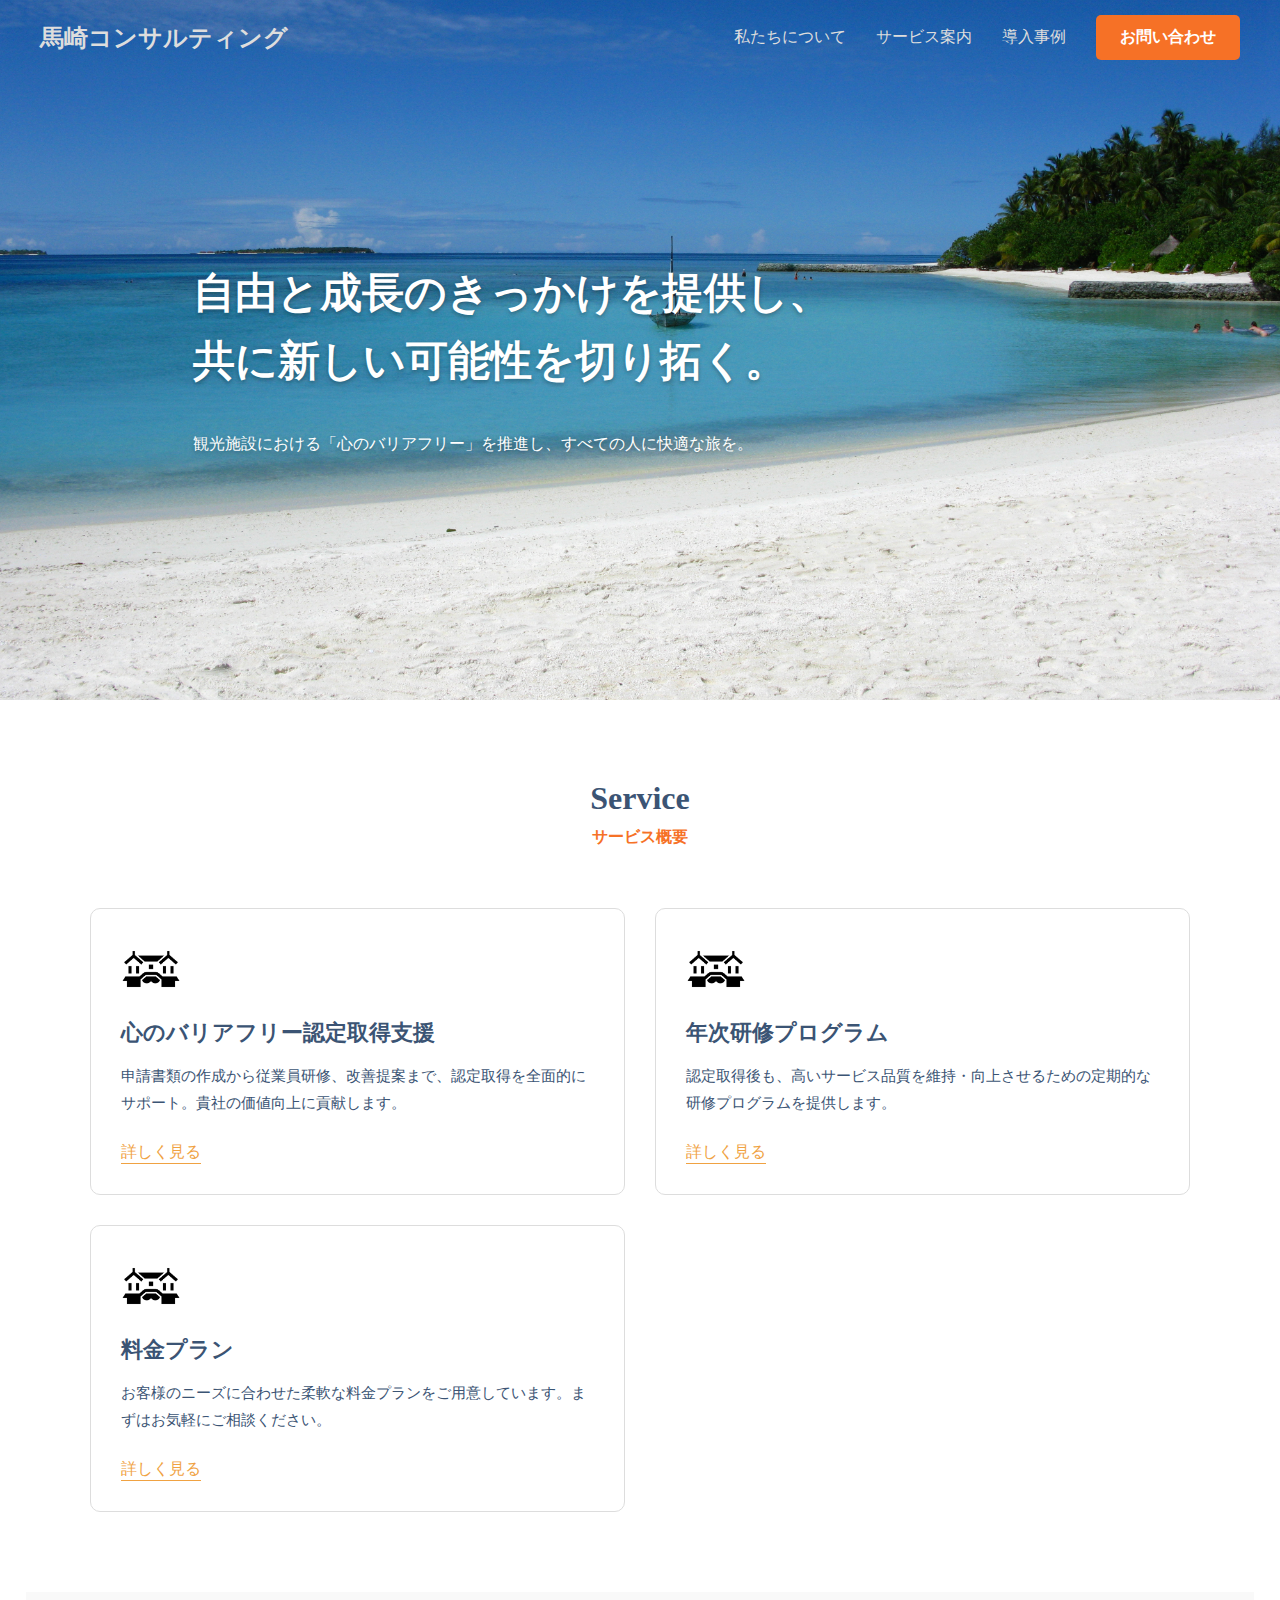
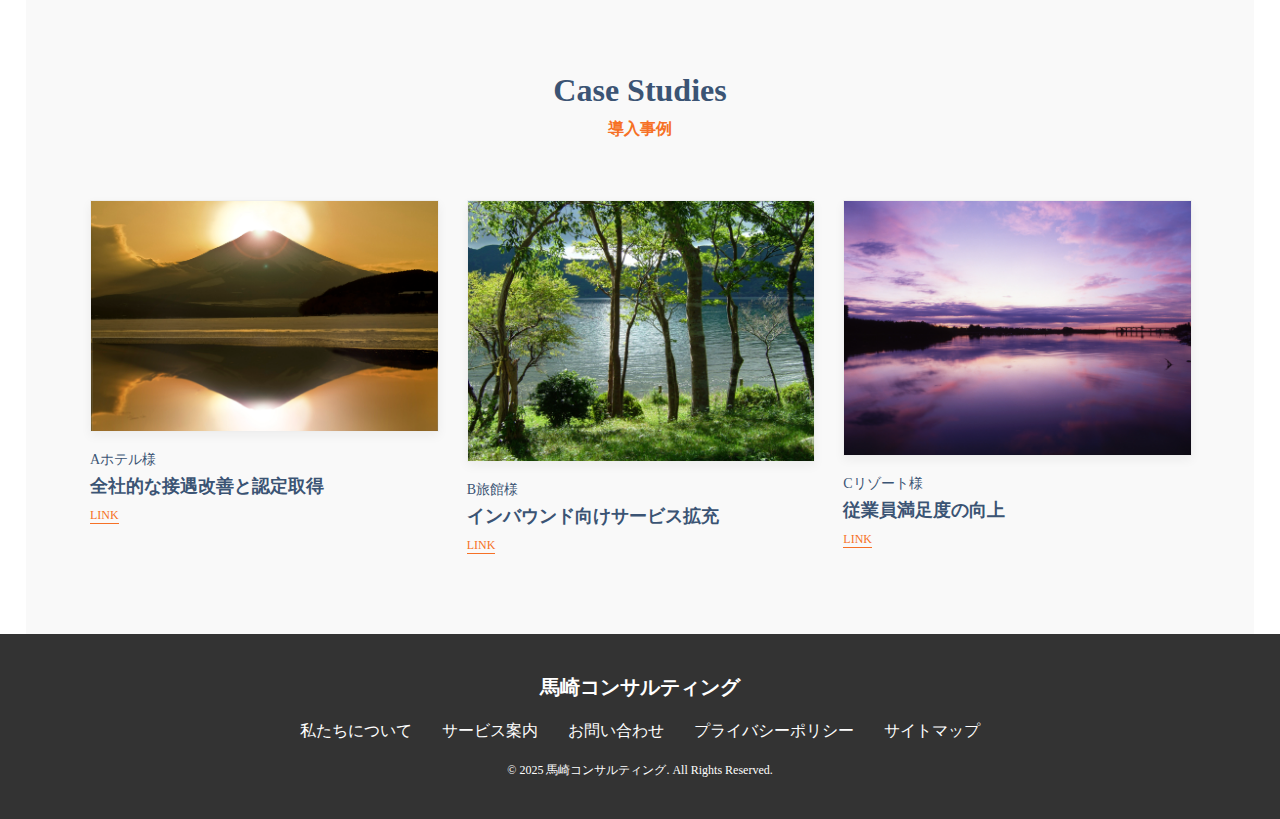
<file: index.html>
<!DOCTYPE html>
<html lang="ja">
<head>
    <meta charset="UTF-8">
    <meta name="viewport" content="width=device-width, initial-scale=1.0">
    <title>馬崎コンサルティング | トップページ</title>
    <link rel="stylesheet" href="css/style.css">
</head>
<body>

    <header>
        <div class="logo">
            <h1><a href="index.html">馬崎コンサルティング</a></h1>
        </div>
        <nav>
            <ul>
                <li><a href="about.html">私たちについて</a></li>
                <li><a href="services.html">サービス案内</a></li>
                <li><a href="#works">導入事例</a></li>
            </ul>
            <a href="contact.html" class="btn-contact">お問い合わせ</a>
        </nav>
    </header>

    <main>
        <section class="hero" style="background-image: url('imgs/image4.jpg');">
            <div class="hero-text">
                <h2>自由と成長のきっかけを提供し、<br>共に新しい可能性を切り拓く。</h2>
                <p>観光施設における「心のバリアフリー」を推進し、すべての人に快適な旅を。</p>
            </div>
            <!-- <a href="#" class="free-consultation">
                <p>初回相談無料</p>
                <span>お問い合わせ</span>
            </a> -->
        </section>

        <section id="service" class="section-container">
            <h2 class="section-title">Service</h2>
            <p class="section-subtitle">サービス概要</p>
            <div class="service-grid">
                <div class="service-item">
                    <img src="imgs/icon.png" alt="認定取得サポート" style="height: 60px; width: auto;">
                    <h3>心のバリアフリー認定取得支援</h3>
                    <p>申請書類の作成から従業員研修、改善提案まで、認定取得を全面的にサポート。貴社の価値向上に貢献します。</p>
                    <a href="services.html" class="work-item-link" style="color: #f0a242; border-bottom: 1px solid #f0a242; display: inline-block; margin-top: 10px;">詳しく見る</a>
                </div>
                <div class="service-item">
                    <img src="imgs/icon.png" alt="年次研修プログラム" style="height: 60px; width: auto;">
                    <h3>年次研修プログラム</h3>
                    <p>認定取得後も、高いサービス品質を維持・向上させるための定期的な研修プログラムを提供します。</p>
                     <a href="services.html" class="work-item-link" style="color: #f0a242; border-bottom: 1px solid #f0a242; display: inline-block; margin-top: 10px;">詳しく見る</a>
                </div>
                <div class="service-item">
                    <img src="imgs/icon.png" alt="料金プラン" style="height: 60px; width: auto;">
                    <h3>料金プラン</h3>
                    <p>お客様のニーズに合わせた柔軟な料金プランをご用意しています。まずはお気軽にご相談ください。</p>
                     <a href="services.html#pricing" class="work-item-link" style="color: #f0a242; border-bottom: 1px solid #f0a242; display: inline-block; margin-top: 10px;">詳しく見る</a>
                </div>
            </div>
        </section>

        <section id="works" class="section-container" style="background-color: #f9f9f9;">
            <h2 class="section-title">Case Studies</h2>
            <p class="section-subtitle">導入事例</p>
            <div class="works-grid">
                <div class="work-item">
                    <img src="imgs/image1.jpg" alt="導入事例1">
                    <p>Aホテル様</p>
                    <h4>全社的な接遇改善と認定取得</h4>
                    <a href="#">LINK</a>
                </div>
                <div class="work-item">
                    <img src="imgs/image2.jpg" alt="導入事例2">
                    <p>B旅館様</p>
                    <h4>インバウンド向けサービス拡充</h4>
                    <a href="#">LINK</a>
                </div>
                <div class="work-item">
                    <img src="imgs/image3.jpg" alt="導入事例3">
                    <p>Cリゾート様</p>
                    <h4>従業員満足度の向上</h4>
                    <a href="#">LINK</a>
                </div>
            </div>
        </section>

    </main>

    <footer style="background-color: #333; color: white; padding: 40px 5%; text-align: center;">
        <div class="logo">
            <h1 style="font-size: 20px; margin: 0 0 20px 0;"><a href="index.html">馬崎コンサルティング</a></h1>
        </div>
        <nav>
            <ul style="display: flex; justify-content: center; list-style: none; padding: 0; margin: 0 0 20px 0;">
                <li style="margin: 0 15px;"><a href="about.html">私たちについて</a></li>
                <li style="margin: 0 15px;"><a href="services.html">サービス案内</a></li>
                <li style="margin: 0 15px;"><a href="contact.html">お問い合わせ</a></li>
                <li style="margin: 0 15px;"><a href="privacy.html">プライバシーポリシー</a></li>
                <li style="margin: 0 15px;"><a href="sitemap_page.html">サイトマップ</a></li>
            </ul>
        </nav>
        <p style="font-size: 12px; margin: 0;">&copy; 2025 馬崎コンサルティング. All Rights Reserved.</p>
    </footer>

</body>
</html>
</file>
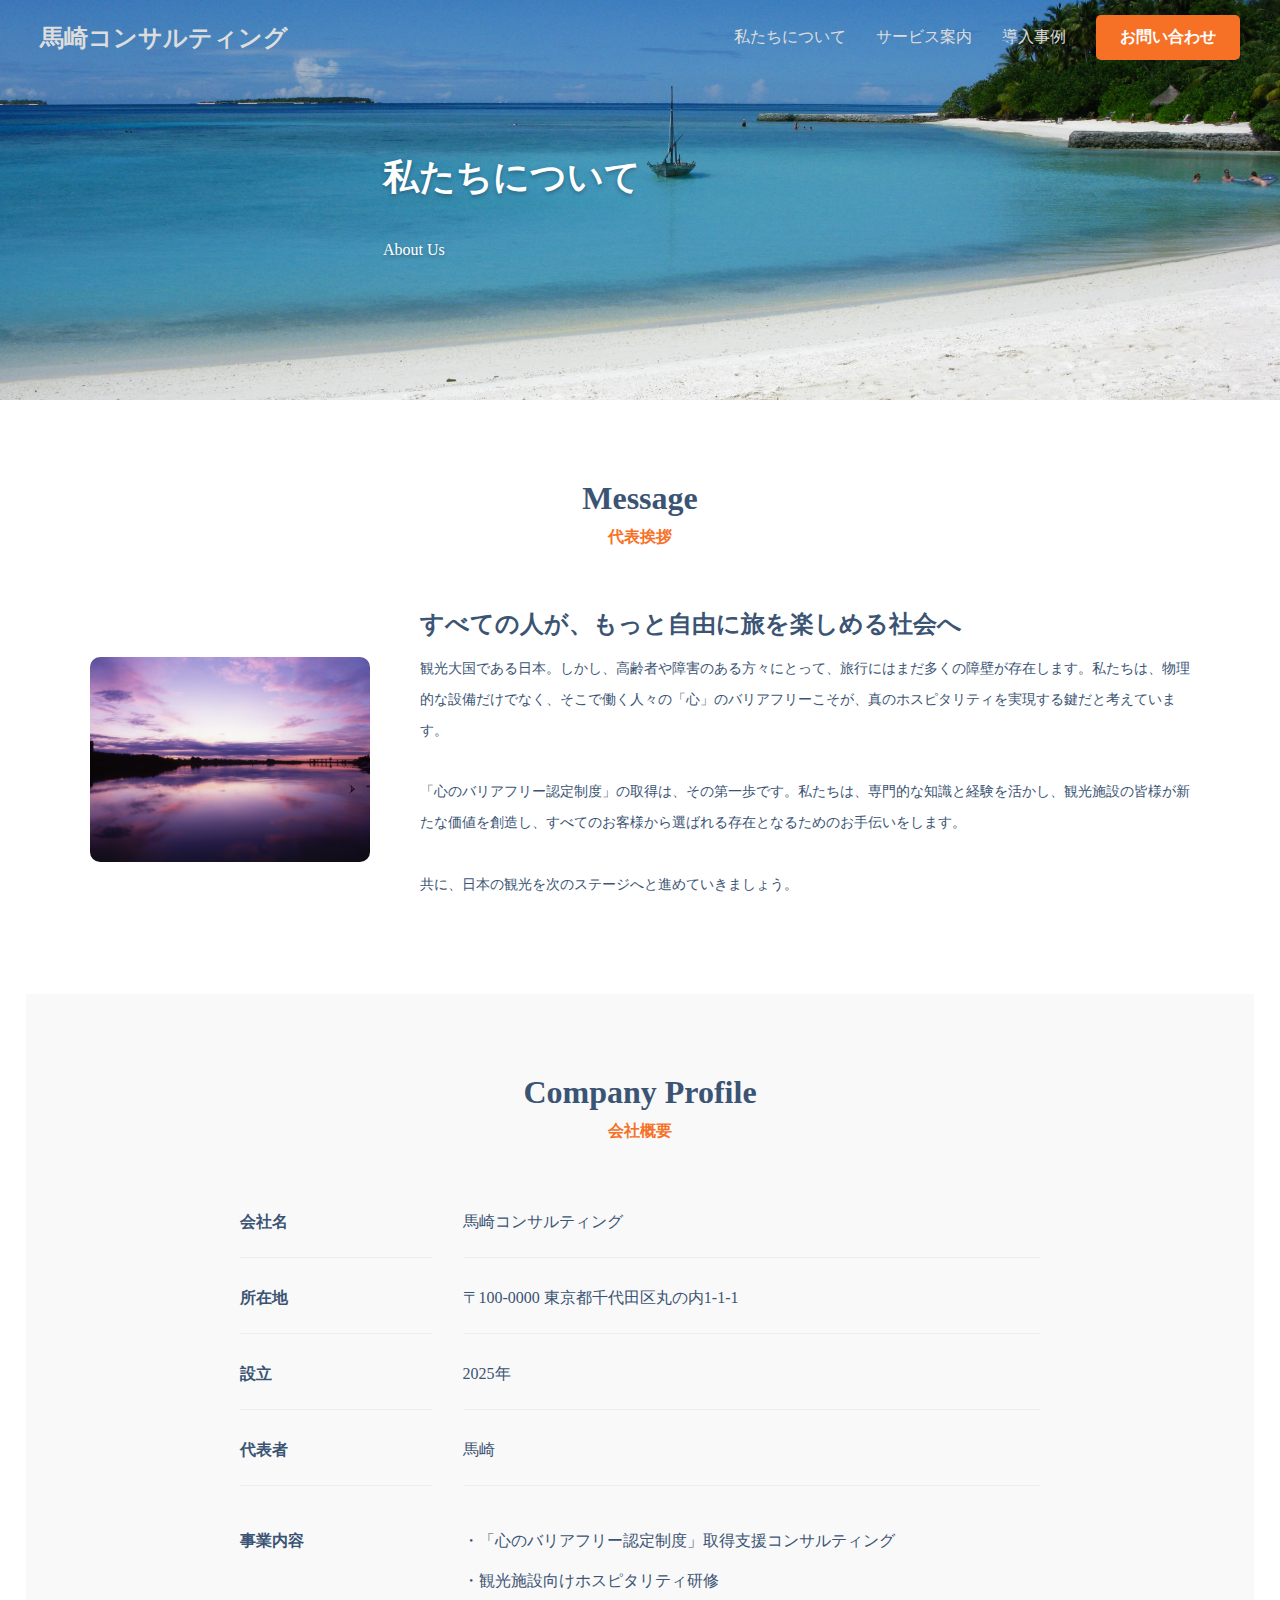
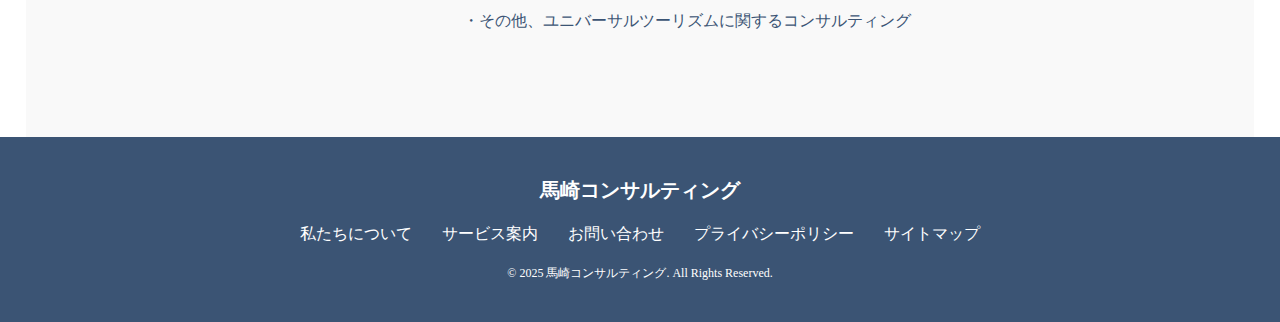
<file: about.html>
<!DOCTYPE html>
<html lang="ja">
<head>
    <meta charset="UTF-8">
    <meta name="viewport" content="width=device-width, initial-scale=1.0">
    <title>私たちについて | 馬崎コンサルティング</title>
    <link rel="stylesheet" href="css/style.css">
</head>
<body>

    <header>
        <div class="logo">
            <h1><a href="index.html">馬崎コンサルティング</a></h1>
        </div>
        <nav>
            <ul>
                <li><a href="about.html">私たちについて</a></li>
                <li><a href="services.html">サービス案内</a></li>
                <li><a href="#">導入事例</a></li>
            </ul>
            <a href="contact.html" class="btn-contact">お問い合わせ</a>
        </nav>
    </header>

    <main>
        <section class="hero" style="background-image: url('imgs/image4.jpg'); height: 400px;">
            <div class="hero-text">
                <h2 style="font-size: 36px;">私たちについて</h2>
                <p>About Us</p>
            </div>
        </section>

        <section id="message" class="section-container">
            <h2 class="section-title">Message</h2>
            <p class="section-subtitle">代表挨拶</p>
            <div class="about-content">
                <div class="about-image">
                    <img src="imgs/image3.jpg" alt="代表">
                </div>
                <div class="about-text">
                    <h3>すべての人が、もっと自由に旅を楽しめる社会へ</h3>
                    <p class="profile-description" style="line-height: 2.2;">
                        観光大国である日本。しかし、高齢者や障害のある方々にとって、旅行にはまだ多くの障壁が存在します。私たちは、物理的な設備だけでなく、そこで働く人々の「心」のバリアフリーこそが、真のホスピタリティを実現する鍵だと考えています。<br><br>
                        「心のバリアフリー認定制度」の取得は、その第一歩です。私たちは、専門的な知識と経験を活かし、観光施設の皆様が新たな価値を創造し、すべてのお客様から選ばれる存在となるためのお手伝いをします。<br><br>
                        共に、日本の観光を次のステージへと進めていきましょう。
                    </p>
                </div>
            </div>
        </section>

        <section id="company-profile" class="section-container" style="background-color: #f9f9f9;">
            <h2 class="section-title">Company Profile</h2>
            <p class="section-subtitle">会社概要</p>
            <div style="max-width: 800px; margin: 0 auto; text-align: left; line-height: 2.5;">
                <dl style="display: grid; grid-template-columns: 1fr 3fr; gap: 20px 30px;">
                    <dt style="font-weight: bold; border-bottom: 1px solid #eee; padding-bottom: 15px;">会社名</dt>
                    <dd style="margin: 0; border-bottom: 1px solid #eee; padding-bottom: 15px;">馬崎コンサルティング</dd>
                    <dt style="font-weight: bold; border-bottom: 1px solid #eee; padding-bottom: 15px;">所在地</dt>
                    <dd style="margin: 0; border-bottom: 1px solid #eee; padding-bottom: 15px;">〒100-0000 東京都千代田区丸の内1-1-1</dd>
                    <dt style="font-weight: bold; border-bottom: 1px solid #eee; padding-bottom: 15px;">設立</dt>
                    <dd style="margin: 0; border-bottom: 1px solid #eee; padding-bottom: 15px;">2025年</dd>
                    <dt style="font-weight: bold; border-bottom: 1px solid #eee; padding-bottom: 15px;">代表者</dt>
                    <dd style="margin: 0; border-bottom: 1px solid #eee; padding-bottom: 15px;">馬崎</dd>
                    <dt style="font-weight: bold; padding-top: 15px;">事業内容</dt>
                    <dd style="margin: 0; padding-top: 15px;">
                        ・「心のバリアフリー認定制度」取得支援コンサルティング<br>
                        ・観光施設向けホスピタリティ研修<br>
                        ・その他、ユニバーサルツーリズムに関するコンサルティング
                    </dd>
                </dl>
            </div>
        </section>

    </main>

    <footer>
        <div class="logo">
            <h1><a href="index.html">馬崎コンサルティング</a></h1>
        </div>
        <nav>
            <ul>
                <li><a href="about.html">私たちについて</a></li>
                <li><a href="services.html">サービス案内</a></li>
                <li><a href="contact.html">お問い合わせ</a></li>
                <li><a href="privacy.html">プライバシーポリシー</a></li>
                <li><a href="sitemap_page.html">サイトマップ</a></li>
            </ul>
        </nav>
        <p class="copyright">&copy; 2025 馬崎コンサルティング. All Rights Reserved.</p>
    </footer>

</body>
</html>
</file>
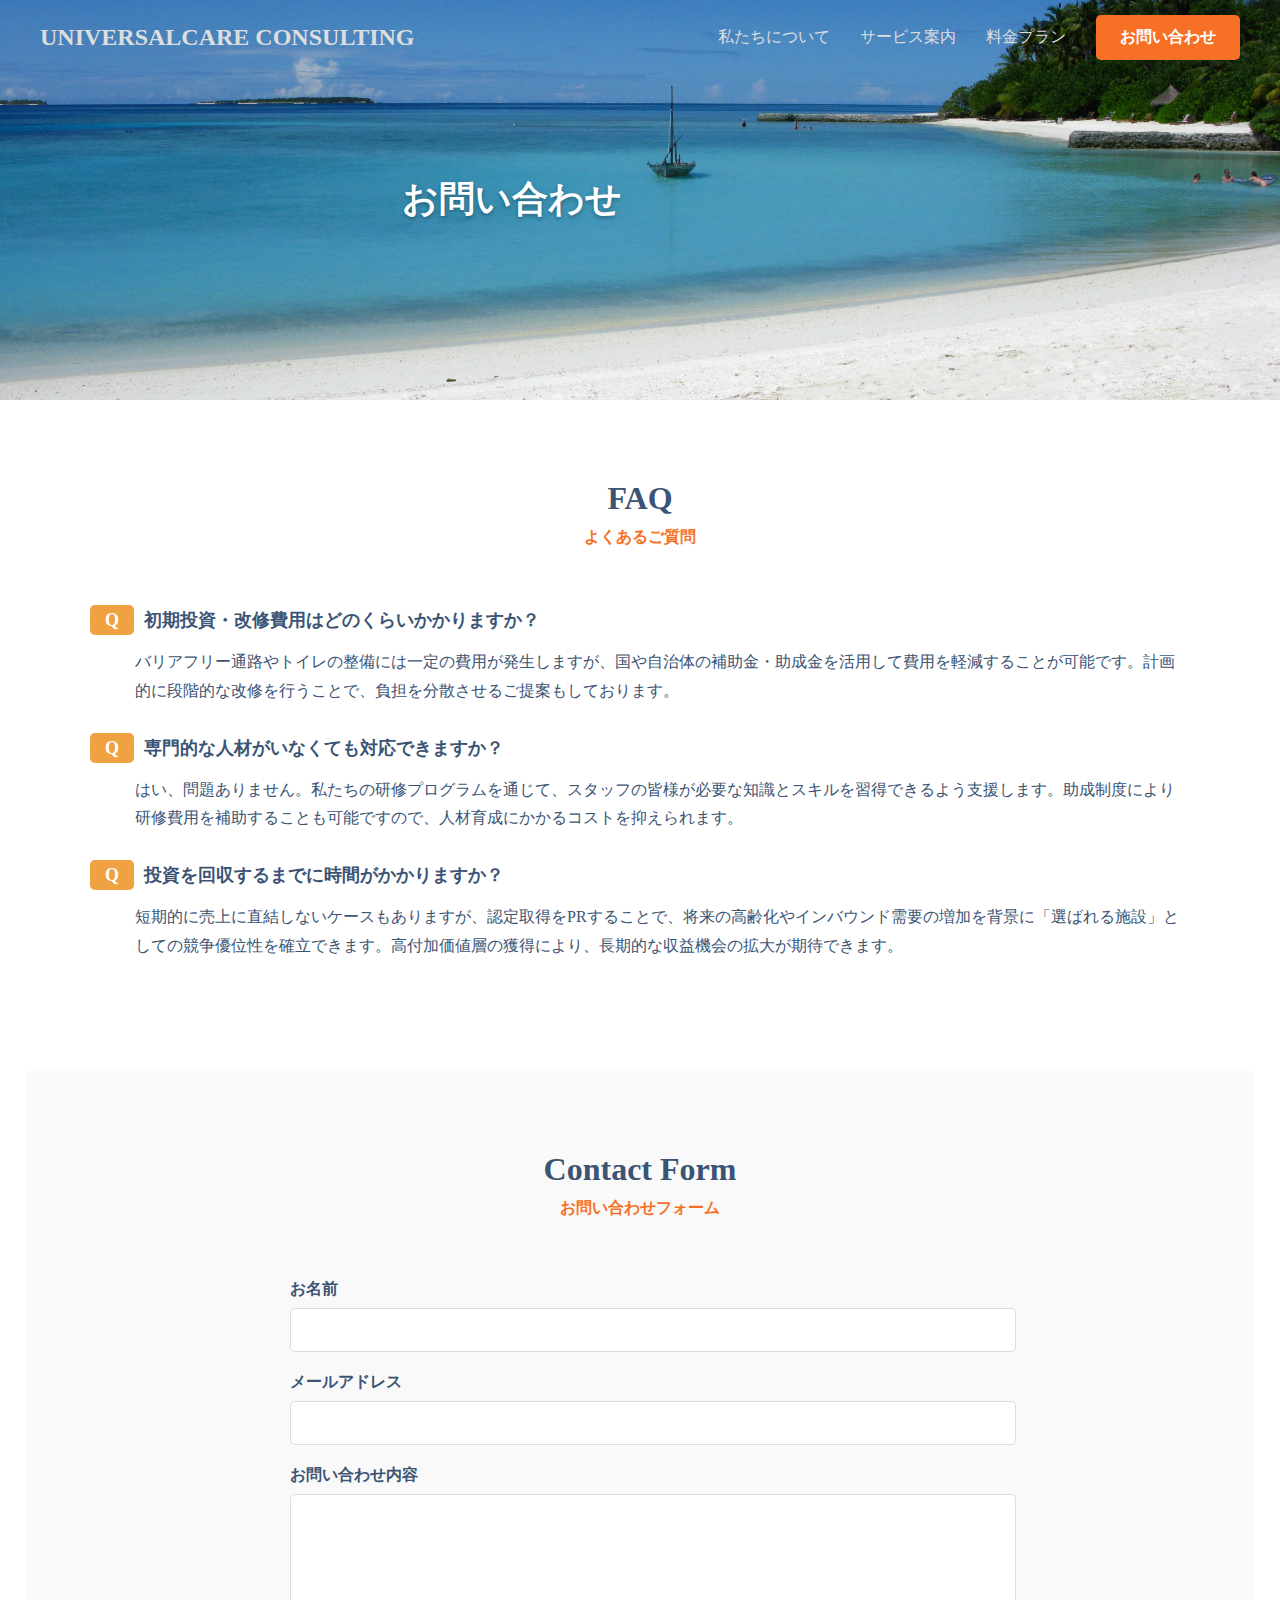
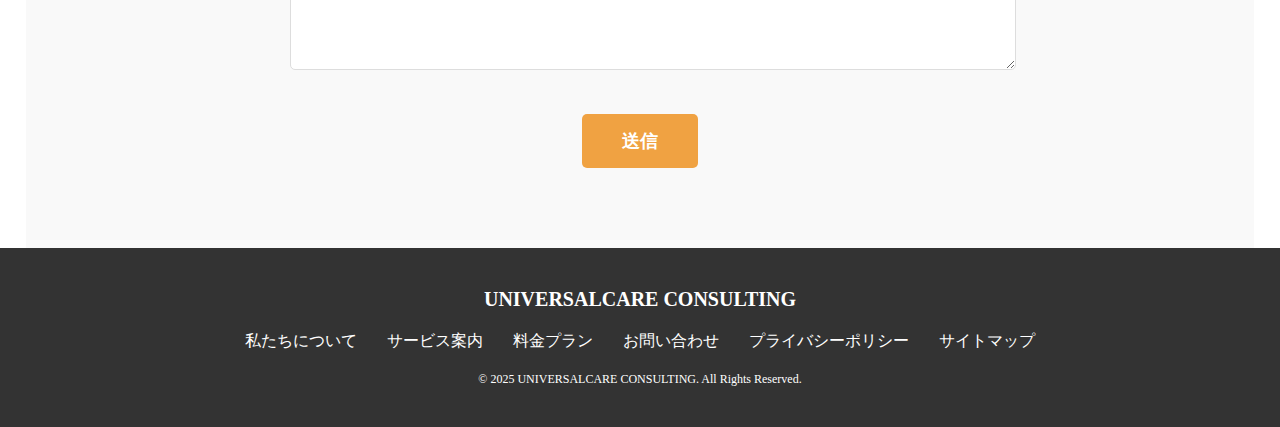
<file: contact.html>
<!DOCTYPE html>
<html lang="ja">
<head>
    <meta charset="UTF-8">
    <meta name="viewport" content="width=device-width, initial-scale=1.0">
    <title>UNIVERSALCARE CONSULTING | お問い合わせ</title>
    <link rel="stylesheet" href="css/style.css">
    <style>
        .faq-item {
            margin-bottom: 30px;
        }
        .faq-q {
            font-weight: bold;
            font-size: 18px;
            margin-bottom: 10px;
        }
        .faq-q span {
            background-color: #f0a242;
            color: white;
            padding: 5px 15px;
            border-radius: 5px;
            margin-right: 10px;
        }
        .faq-a {
            padding-left: 45px;
            line-height: 1.8;
        }

        .form-group {
            margin-bottom: 20px;
        }
        .form-group label {
            display: block;
            font-weight: bold;
            margin-bottom: 8px;
        }
        .form-group input, .form-group textarea {
            width: 100%;
            padding: 12px;
            border: 1px solid #ddd;
            border-radius: 5px;
            font-size: 16px;
        }
        .form-group textarea {
            height: 150px;
        }
        .submit-btn {
            background-color: #f0a242;
            color: white;
            padding: 15px 40px;
            border-radius: 5px;
            font-weight: bold;
            border: none;
            cursor: pointer;
            font-size: 18px;
            display: block;
            margin: 40px auto 0;
        }
    </style>
</head>
<body>

    <header>
        <div class="logo">
            <h1><a href="index.html">UNIVERSALCARE CONSULTING</a></h1>
        </div>
        <nav>
            <ul>
                <li><a href="about.html">私たちについて</a></li>
                <li><a href="services.html">サービス案内</a></li>
                <li><a href="price.html">料金プラン</a></li>
            </ul>
            <a href="contact.html" class="btn-contact">お問い合わせ</a>
        </nav>
    </header>

    <main>
        <section class="hero" style="background-image: url('imgs/image4.jpg'); height: 400px;">
            <div class="hero-text">
                <h2 style="font-size: 36px;">お問い合わせ</h2>
            </div>
        </section>

        <section id="faq" class="section-container">
            <h2 class="section-title">FAQ</h2>
            <p class="section-subtitle">よくあるご質問</p>
            <div class="faq-item">
                <p class="faq-q"><span>Q</span>初期投資・改修費用はどのくらいかかりますか？</p>
                <p class="faq-a">バリアフリー通路やトイレの整備には一定の費用が発生しますが、国や自治体の補助金・助成金を活用して費用を軽減することが可能です。計画的に段階的な改修を行うことで、負担を分散させるご提案もしております。</p>
            </div>
            <div class="faq-item">
                <p class="faq-q"><span>Q</span>専門的な人材がいなくても対応できますか？</p>
                <p class="faq-a">はい、問題ありません。私たちの研修プログラムを通じて、スタッフの皆様が必要な知識とスキルを習得できるよう支援します。助成制度により研修費用を補助することも可能ですので、人材育成にかかるコストを抑えられます。</p>
            </div>
            <div class="faq-item">
                <p class="faq-q"><span>Q</span>投資を回収するまでに時間がかかりますか？</p>
                <p class="faq-a">短期的に売上に直結しないケースもありますが、認定取得をPRすることで、将来の高齢化やインバウンド需要の増加を背景に「選ばれる施設」としての競争優位性を確立できます。高付加価値層の獲得により、長期的な収益機会の拡大が期待できます。</p>
            </div>
        </section>

        <section id="contact-form" class="section-container" style="background-color: #f9f9f9;">
            <h2 class="section-title">Contact Form</h2>
            <p class="section-subtitle">お問い合わせフォーム</p>
            <form style="max-width: 700px; margin: 0 auto;">
                <div class="form-group">
                    <label for="name">お名前</label>
                    <input type="text" id="name" name="name">
                </div>
                <div class="form-group">
                    <label for="email">メールアドレス</label>
                    <input type="email" id="email" name="email">
                </div>
                <div class="form-group">
                    <label for="message">お問い合わせ内容</label>
                    <textarea id="message" name="message"></textarea>
                </div>
                <button type="submit" class="submit-btn">送信</button>
            </form>
        </section>

    </main>

    <footer style="background-color: #333; color: white; padding: 40px 5%; text-align: center;">
        <div class="logo">
            <h1 style="font-size: 20px; margin: 0 0 20px 0;"><a href="index.html">UNIVERSALCARE CONSULTING</a></h1>
        </div>
        <nav>
            <ul style="display: flex; justify-content: center; list-style: none; padding: 0; margin: 0 0 20px 0;">
                <li style="margin: 0 15px;"><a href="about.html">私たちについて</a></li>
                <li style="margin: 0 15px;"><a href="services.html">サービス案内</a></li>
                <li style="margin: 0 15px;"><a href="price.html">料金プラン</a></li>
                <li style="margin: 0 15px;"><a href="contact.html">お問い合わせ</a></li>
                <li style="margin: 0 15px;"><a href="privacy.html">プライバシーポリシー</a></li>
                <li style="margin: 0 15px;"><a href="sitemap_page.html">サイトマップ</a></li>
            </ul>
        </nav>
        <p style="font-size: 12px; margin: 0;">&copy; 2025 UNIVERSALCARE CONSULTING. All Rights Reserved.</p>
    </footer>

    <script>
        const contactForm = document.querySelector('#contact-form form');
        contactForm.addEventListener('submit', (e) => {
            e.preventDefault();

            const name = document.getElementById('name').value;
            const email = document.getElementById('email').value;
            const message = document.getElementById('message').value;

            // Discord WebhookのURL（あとで編集してください）
            const webhookURL = 'https://discord.com/api/webhooks/1436614607719497893/Ow1TOC04ghAvr5v02hBIMX8rPRA6wRJuKxU1OT7m7BVfvAFu6beMg5ZRBbaJoUSXJNkw';

            const payload = {
                embeds: [
                    {
                        title: '新しいお問い合わせがありました',
                        color: 0xf0a242, // 16進数のカラーコード
                        fields: [
                            {
                                name: '名前',
                                value: name,
                                inline: true
                            },
                            {
                                name: 'メールアドレス',
                                value: email,
                                inline: true
                            },
                            {
                                name: '内容',
                                value: message
                            }
                        ],
                        timestamp: new Date().toISOString()
                    }
                ]
            };

            fetch(webhookURL, {
                method: 'POST',
                headers: {
                    'Content-Type': 'application/json'
                },
                body: JSON.stringify(payload)
            })
            .then(response => {
                if (response.ok) {
                    alert('お問い合わせありがとうございます。メッセージが送信されました。');
                    contactForm.reset(); // フォームをリセット
                } else {
                    alert('メッセージの送信に失敗しました。もう一度お試しください。');
                }
            })
            .catch(error => {
                console.error('Error:', error);
                alert('メッセージの送信中にエラーが発生しました。');
            });
        });
    </script>

</body>
</html>
</file>
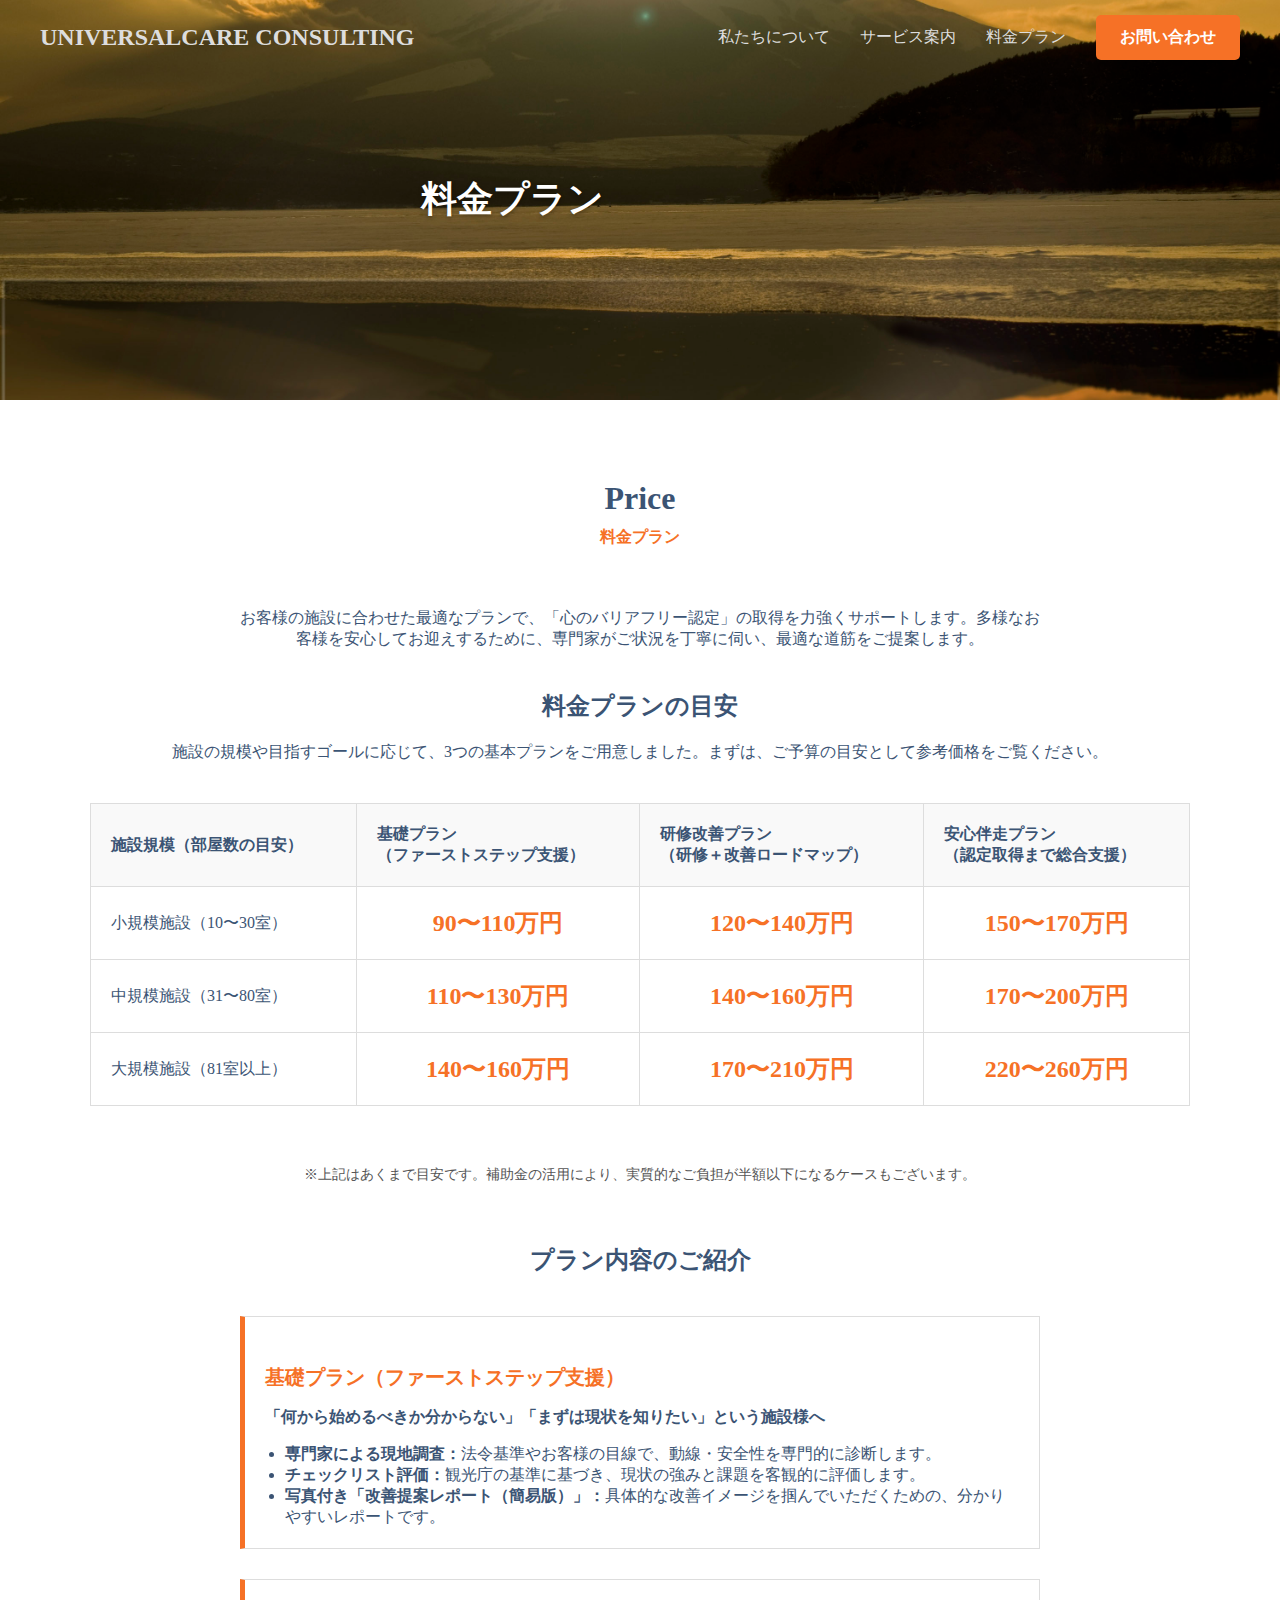
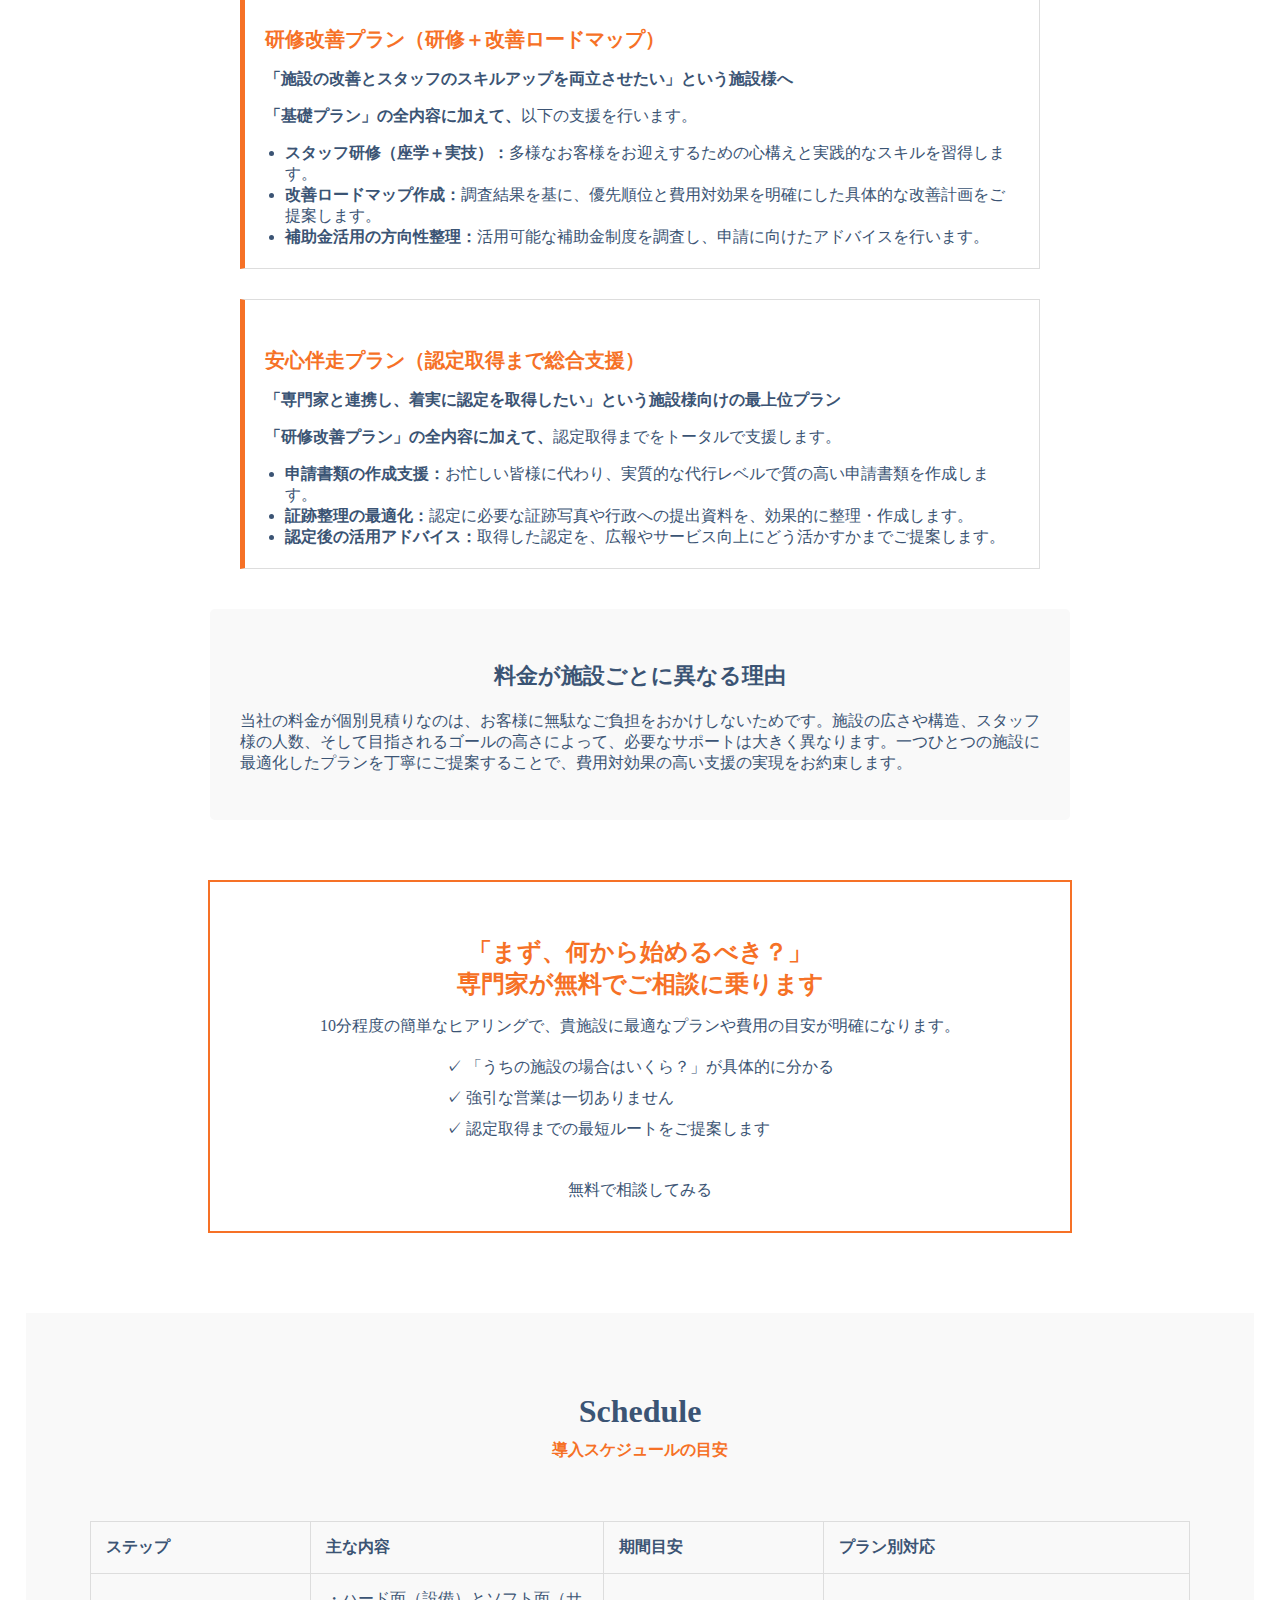
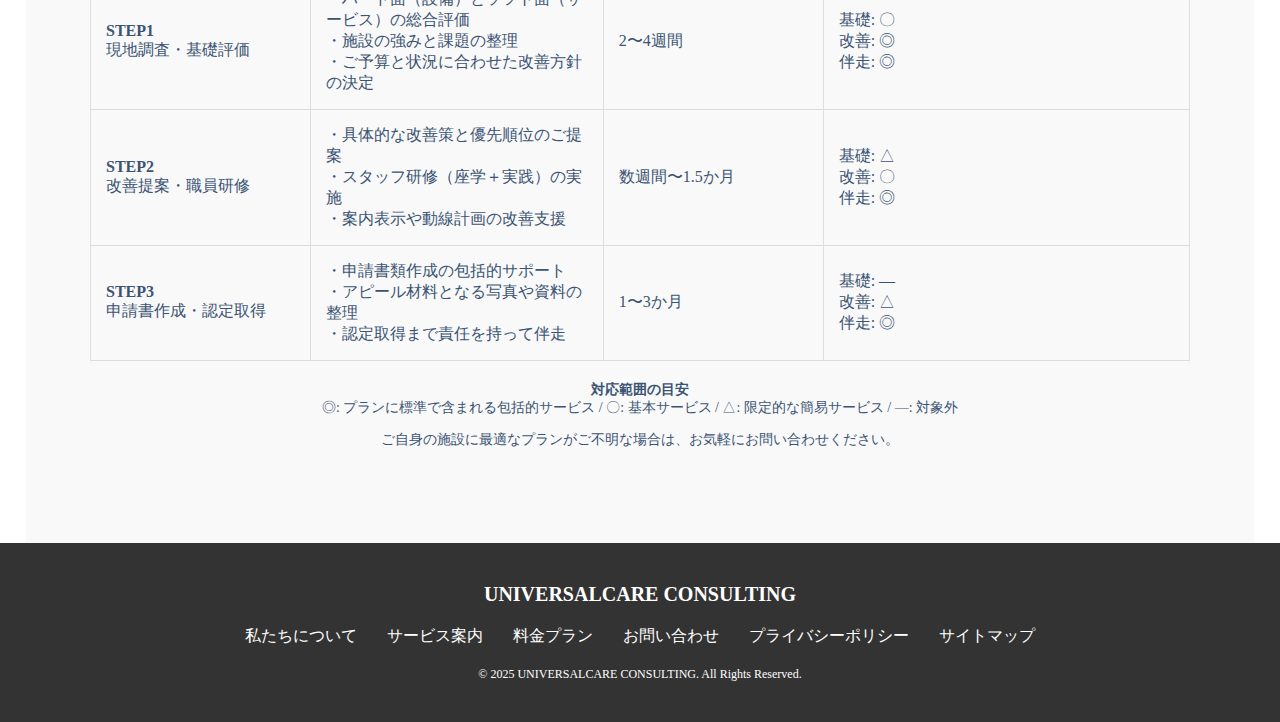
<file: price.html>
<!DOCTYPE html>
<html lang="ja">
<head>
    <meta charset="UTF-8">
    <meta name="viewport" content="width=device-width, initial-scale=1.0">
    <title>UNIVERSALCARE CONSULTING | 料金プラン</title>
    <link rel="stylesheet" href="css/style.css">
    <style>
        .price-table {
            width: 100%;
            border-collapse: collapse;
            margin-bottom: 60px;
        }
        .price-table th, .price-table td {
            border: 1px solid #ddd;
            padding: 20px;
            text-align: left;
        }
        .price-table th {
            background-color: #f9f9f9;
            font-weight: bold;
        }
        .price-table td.plan-name {
            font-weight: bold;
            font-size: 20px;
        }
        .price-table td.price {
            font-weight: bold;
            font-size: 24px;
            color: #F67126;
            text-align: center;
        }
        .price-table ul {
            margin: 0;
            padding-left: 20px;
        }

        .schedule-table {
            width: 100%;
            border-collapse: collapse;
        }
        .schedule-table th, .schedule-table td {
            border: 1px solid #ddd;
            padding: 15px;
            text-align: left;
        }
        .schedule-table th {
            width: 20%;
            background-color: #f9f9f9;
            font-weight: bold;
        }
    </style>
</head>
<body>

    <header>
        <div class="header-container">
            <div class="logo">
                <h1><a href="index.html">UNIVERSALCARE CONSULTING</a></h1>
            </div>
            <div class="header-nav-container" id="header-nav-container">
                <nav>
                    <ul>
                        <li><a href="about.html">私たちについて</a></li>
                        <li><a href="services.html">サービス案内</a></li>
                        <li><a href="price.html">料金プラン</a></li>
                    </ul>
                    <a href="contact.html" class="btn-contact">お問い合わせ</a>
                </nav>
            </div>
        </div>
        <button class="hamburger-btn" id="hamburger-btn">
            <span></span>
            <span></span>
            <span></span>
        </button>
    </header>

    <main>
        <section class="hero" style="background-image: url('imgs/image1.jpg'); height: 400px;">
            <div class="hero-text">
                <h2 style="font-size: 36px;">料金プラン</h2>
            </div>
        </section>

        <section id="pricing" class="section-container">
            <h2 class="section-title">Price</h2>
            <p class="section-subtitle">料金プラン</p>
            <p style="text-align: center; max-width: 800px; margin: 0 auto 40px auto;">お客様の施設に合わせた最適なプランで、「心のバリアフリー認定」の取得を力強くサポートします。多様なお客様を安心してお迎えするために、専門家がご状況を丁寧に伺い、最適な道筋をご提案します。</p>

            <h3 style="font-size: 24px; text-align: center; margin-bottom: 20px;">料金プランの目安</h3>
            <p style="text-align: center; margin-bottom: 40px;">施設の規模や目指すゴールに応じて、3つの基本プランをご用意しました。まずは、ご予算の目安として参考価格をご覧ください。</p>
            <table class="price-table">
                <thead>
                    <tr>
                        <th>施設規模（部屋数の目安）</th>
                        <th>基礎プラン<br>（ファーストステップ支援）</th>
                        <th>研修改善プラン<br>（研修＋改善ロードマップ）</th>
                        <th>安心伴走プラン<br>（認定取得まで総合支援）</th>
                    </tr>
                </thead>
                <tbody>
                    <tr>
                        <td data-label="施設規模">小規模施設（10〜30室）</td>
                        <td data-label="基礎プラン" class="price">90〜110万円</td>
                        <td data-label="研修改善プラン" class="price">120〜140万円</td>
                        <td data-label="安心伴走プラン" class="price">150〜170万円</td>
                    </tr>
                    <tr>
                        <td data-label="施設規模">中規模施設（31〜80室）</td>
                        <td data-label="基礎プラン" class="price">110〜130万円</td>
                        <td data-label="研修改善プラン" class="price">140〜160万円</td>
                        <td data-label="安心伴走プラン" class="price">170〜200万円</td>
                    </tr>
                    <tr>
                        <td data-label="施設規模">大規模施設（81室以上）</td>
                        <td data-label="基礎プラン" class="price">140〜160万円</td>
                        <td data-label="研修改善プラン" class="price">170〜210万円</td>
                        <td data-label="安心伴走プラン" class="price">220〜260万円</td>
                    </tr>
                </tbody>
            </table>
            <p style="text-align: center; font-size: 14px; color: #555; margin-bottom: 60px;">※上記はあくまで目安です。補助金の活用により、実質的なご負担が半額以下になるケースもございます。</p>

            <h3 style="font-size: 24px; text-align: center; margin-bottom: 40px;">プラン内容のご紹介</h3>
            <div style="max-width: 800px; margin: 0 auto 40px auto;">
                <div style="margin-bottom: 30px; padding: 20px; border: 1px solid #ddd; border-left: 5px solid #F67126;">
                    <h4 style="font-size: 20px; color: #F67126; margin-bottom: 10px;">基礎プラン（ファーストステップ支援）</h4>
                    <p style="font-weight: bold;">「何から始めるべきか分からない」「まずは現状を知りたい」という施設様へ</p>
                    <ul style="margin: 0; padding-left: 20px;">
                        <li><strong>専門家による現地調査：</strong>法令基準やお客様の目線で、動線・安全性を専門的に診断します。</li>
                        <li><strong>チェックリスト評価：</strong>観光庁の基準に基づき、現状の強みと課題を客観的に評価します。</li>
                        <li><strong>写真付き「改善提案レポート（簡易版）」：</strong>具体的な改善イメージを掴んでいただくための、分かりやすいレポートです。</li>
                    </ul>
                </div>
                <div style="margin-bottom: 30px; padding: 20px; border: 1px solid #ddd; border-left: 5px solid #F67126;">
                    <h4 style="font-size: 20px; color: #F67126; margin-bottom: 10px;">研修改善プラン（研修＋改善ロードマップ）</h4>
                    <p style="font-weight: bold;">「施設の改善とスタッフのスキルアップを両立させたい」という施設様へ</p>
                    <p><strong>「基礎プラン」の全内容に加えて、</strong>以下の支援を行います。</p>
                    <ul style="margin: 0; padding-left: 20px;">
                        <li><strong>スタッフ研修（座学＋実技）：</strong>多様なお客様をお迎えするための心構えと実践的なスキルを習得します。</li>
                        <li><strong>改善ロードマップ作成：</strong>調査結果を基に、優先順位と費用対効果を明確にした具体的な改善計画をご提案します。</li>
                        <li><strong>補助金活用の方向性整理：</strong>活用可能な補助金制度を調査し、申請に向けたアドバイスを行います。</li>
                    </ul>
                </div>
                <div style="margin-bottom: 30px; padding: 20px; border: 1px solid #ddd; border-left: 5px solid #F67126;">
                    <h4 style="font-size: 20px; color: #F67126; margin-bottom: 10px;">安心伴走プラン（認定取得まで総合支援）</h4>
                    <p style="font-weight: bold;">「専門家と連携し、着実に認定を取得したい」という施設様向けの最上位プラン</p>
                    <p><strong>「研修改善プラン」の全内容に加えて、</strong>認定取得までをトータルで支援します。</p>
                    <ul style="margin: 0; padding-left: 20px;">
                        <li><strong>申請書類の作成支援：</strong>お忙しい皆様に代わり、実質的な代行レベルで質の高い申請書類を作成します。</li>
                        <li><strong>証跡整理の最適化：</strong>認定に必要な証跡写真や行政への提出資料を、効果的に整理・作成します。</li>
                        <li><strong>認定後の活用アドバイス：</strong>取得した認定を、広報やサービス向上にどう活かすかまでご提案します。</li>
                    </ul>
                </div>
            </div>

            <div style="background-color: #f9f9f9; padding: 30px; max-width: 800px; margin: 0 auto 60px auto; border-radius: 5px;">
                <h3 style="font-size: 22px; text-align: center; margin-bottom: 20px;">料金が施設ごとに異なる理由</h3>
                <p>当社の料金が個別見積りなのは、お客様に無駄なご負担をおかけしないためです。施設の広さや構造、スタッフ様の人数、そして目指されるゴールの高さによって、必要なサポートは大きく異なります。一つひとつの施設に最適化したプランを丁寧にご提案することで、費用対効果の高い支援の実現をお約束します。</p>
            </div>

            <div style="background-color: #fff; border: 2px solid #F67126; padding: 30px; text-align: center; max-width: 800px; margin: 0 auto;">
                <h3 style="font-size: 24px; color: #F67126; margin-bottom: 15px;">「まず、何から始めるべき？」<br>専門家が無料でご相談に乗ります</h3>
                <p style="margin-bottom: 20px;">10分程度の簡単なヒアリングで、貴施設に最適なプランや費用の目安が明確になります。</p>
                <ul style="list-style: none; padding: 0; margin: 0 auto 20px auto; display: inline-block; text-align: left;">
                    <li style="margin-bottom: 10px;">✓ 「うちの施設の場合はいくら？」が具体的に分かる</li>
                    <li style="margin-bottom: 10px;">✓ 強引な営業は一切ありません</li>
                    <li style="margin-bottom: 10px;">✓ 認定取得までの最短ルートをご提案します</li>
                </ul>
                <br>
                <a href="contact.html" class="btn-contact" style="display: inline-block; text-decoration: none; margin-top: 10px;">無料で相談してみる</a>
            </div>
        </section>

        <section id="schedule" class="section-container" style="background-color: #f9f9f9;">
            <h2 class="section-title">Schedule</h2>
            <p class="section-subtitle">導入スケジュールの目安</p>
            <table class="schedule-table">
                <thead>
                    <tr>
                        <th style="width: 15%;">ステップ</th>
                        <th>主な内容</th>
                        <th style="width: 15%;">期間目安</th>
                        <th style="width: 25%;">プラン別対応</th>
                    </tr>
                </thead>
                <tbody>
                    <tr>
                        <td data-label="ステップ"><strong>STEP1</strong><br>現地調査・基礎評価</td>
                        <td data-label="主な内容">・ハード面（設備）とソフト面（サービス）の総合評価<br>・施設の強みと課題の整理<br>・ご予算と状況に合わせた改善方針の決定</td>
                        <td data-label="期間目安">2〜4週間</td>
                        <td data-label="プラン別対応">
                            基礎: 〇<br>
                            改善: ◎<br>
                            伴走: ◎
                        </td>
                    </tr>
                    <tr>
                        <td data-label="ステップ"><strong>STEP2</strong><br>改善提案・職員研修</td>
                        <td data-label="主な内容">・具体的な改善策と優先順位のご提案<br>・スタッフ研修（座学＋実践）の実施<br>・案内表示や動線計画の改善支援</td>
                        <td data-label="期間目安">数週間〜1.5か月</td>
                        <td data-label="プラン別対応">
                            基礎: △<br>
                            改善: 〇<br>
                            伴走: ◎
                        </td>
                    </tr>
                    <tr>
                        <td data-label="ステップ"><strong>STEP3</strong><br>申請書作成・認定取得</td>
                        <td data-label="主な内容">・申請書類作成の包括的サポート<br>・アピール材料となる写真や資料の整理<br>・認定取得まで責任を持って伴走</td>
                        <td data-label="期間目安">1〜3か月</td>
                        <td data-label="プラン別対応">
                            基礎: —<br>
                            改善: △<br>
                            伴走: ◎
                        </td>
                    </tr>
                </tbody>
            </table>
             <div style="margin-top: 20px; font-size: 14px; text-align: center; max-width: 90%; margin-left: auto; margin-right: auto;">
                <p><strong>対応範囲の目安</strong><br>◎: プランに標準で含まれる包括的サービス / 〇: 基本サービス / △: 限定的な簡易サービス / —: 対象外</p>
                <p>ご自身の施設に最適なプランがご不明な場合は、<a href="contact.html">お気軽にお問い合わせください。</a></p>
            </div>
        </section>

    </main>

    <footer style="background-color: #333; color: white; padding: 40px 5%; text-align: center;">
        <div class="logo">
            <h1 style="font-size: 20px; margin: 0 0 20px 0;"><a href="index.html">UNIVERSALCARE CONSULTING</a></h1>
        </div>
        <nav>
            <ul style="display: flex; justify-content: center; list-style: none; padding: 0; margin: 0 0 20px 0;">
                <li style="margin: 0 15px;"><a href="about.html">私たちについて</a></li>
                <li style="margin: 0 15px;"><a href="services.html">サービス案内</a></li>
                <li style="margin: 0 15px;"><a href="price.html">料金プラン</a></li>
                <li style="margin: 0 15px;"><a href="contact.html">お問い合わせ</a></li>
                <li style="margin: 0 15px;"><a href="privacy.html">プライバシーポリシー</a></li>
                <li style="margin: 0 15px;"><a href="sitemap_page.html">サイトマップ</a></li>
            </ul>
        </nav>
        <p style="font-size: 12px; margin: 0;">&copy; 2025 UNIVERSALCARE CONSULTING. All Rights Reserved.</p>
    </footer>

    <script src="js/main.js"></script>
</body>
</html>
</file>
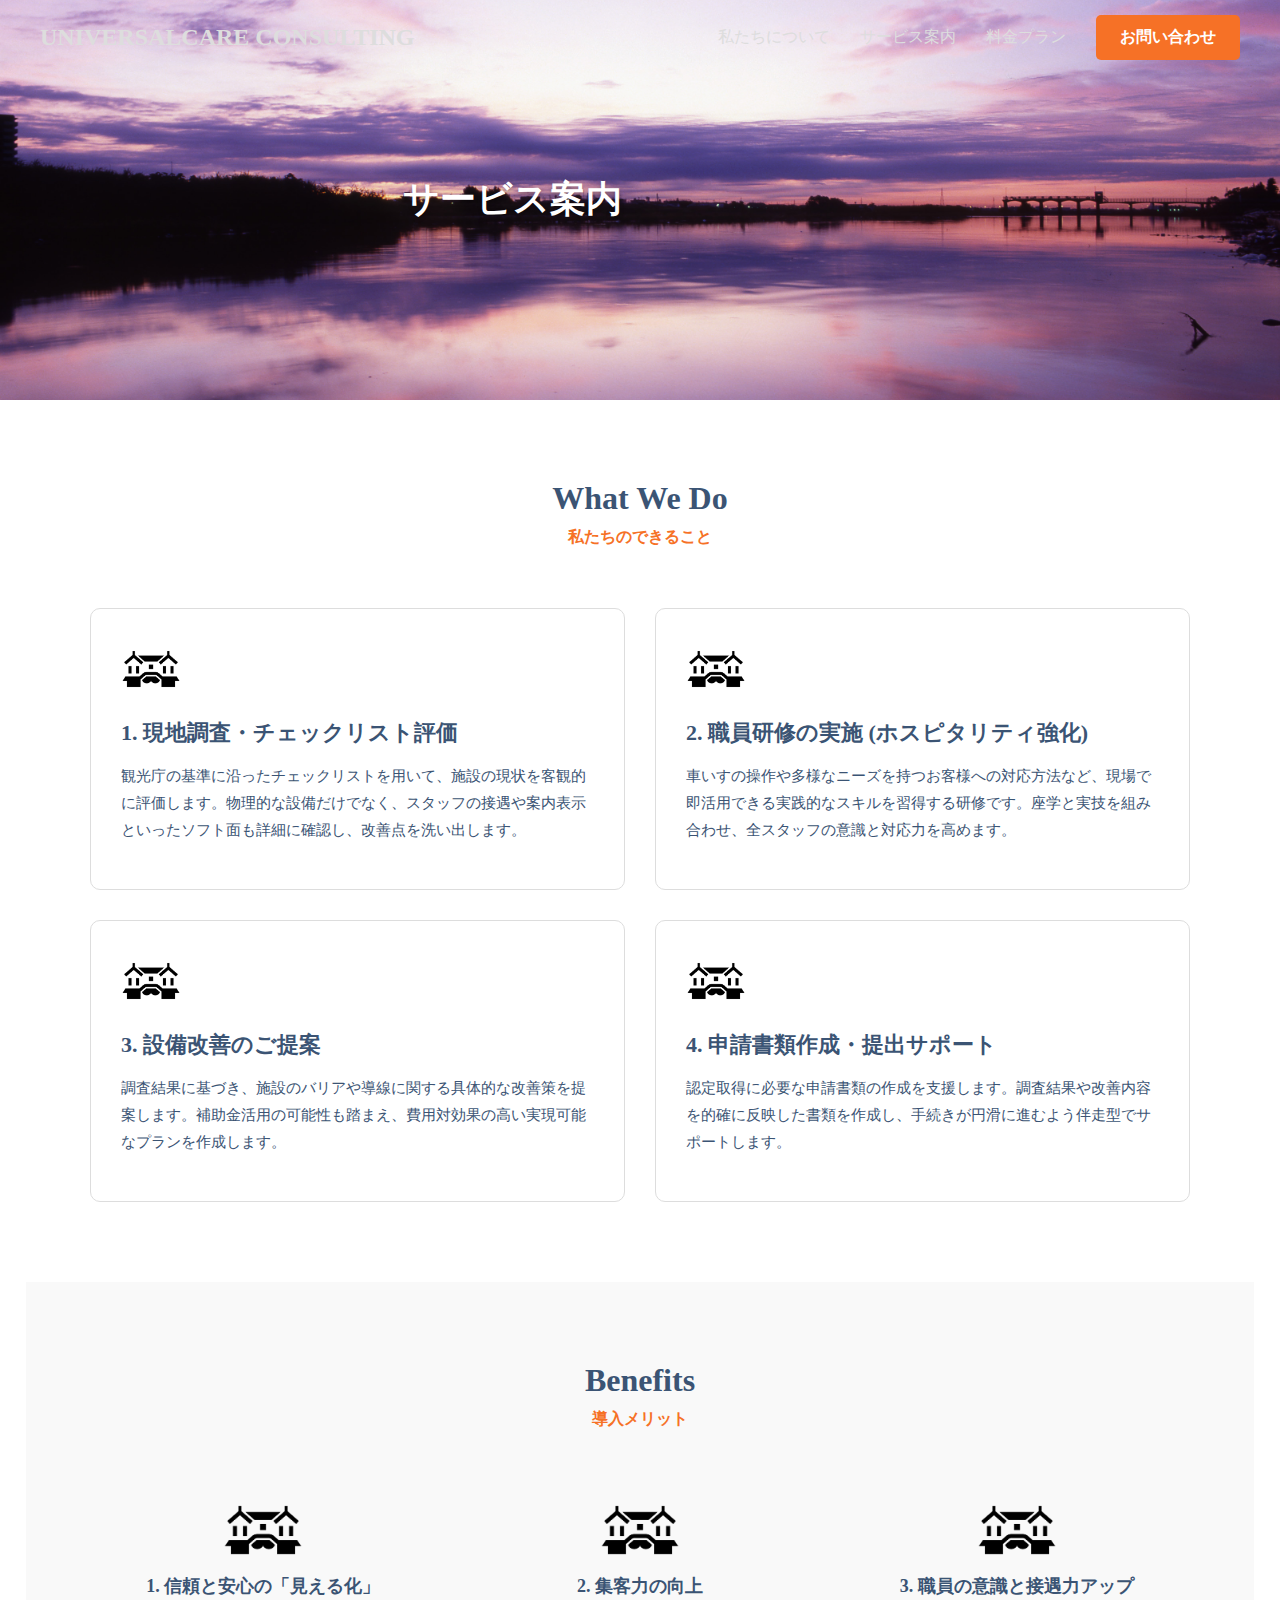
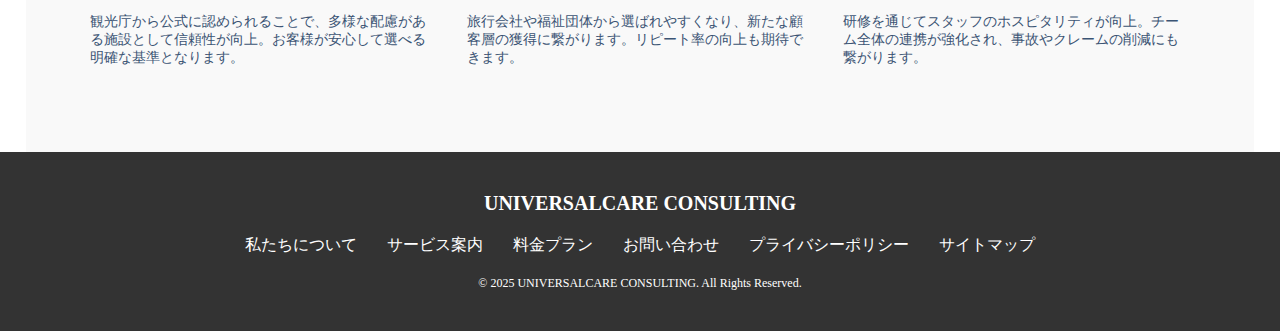
<file: services.html>
<!DOCTYPE html>
<html lang="ja">
<head>
    <meta charset="UTF-8">
    <meta name="viewport" content="width=device-width, initial-scale=1.0">
    <title>UNIVERSALCARE CONSULTING | サービス案内</title>
    <link rel="stylesheet" href="css/style.css">
</head>
<body>

    <header>
        <div class="header-container">
            <div class="logo">
                <h1><a href="index.html">UNIVERSALCARE CONSULTING</a></h1>
            </div>
            <div class="header-nav-container" id="header-nav-container">
                <nav>
                    <ul>
                        <li><a href="about.html">私たちについて</a></li>
                        <li><a href="services.html">サービス案内</a></li>
                        <li><a href="price.html">料金プラン</a></li>
                    </ul>
                    <a href="contact.html" class="btn-contact">お問い合わせ</a>
                </nav>
            </div>
        </div>
        <button class="hamburger-btn" id="hamburger-btn">
            <span></span>
            <span></span>
            <span></span>
        </button>
    </header>

    <main>
        <section class="hero" style="background-image: url('imgs/image3.jpg'); height: 400px;">
            <div class="hero-text">
                <h2 style="font-size: 36px;">サービス案内</h2>
            </div>
        </section>

        <section id="service-details" class="section-container">
            <h2 class="section-title">What We Do</h2>
            <p class="section-subtitle">私たちのできること</p>
            <div class="service-grid">
                <div class="service-item">
                    <img src="imgs/icon.png" alt="現地調査・チェックリスト評価">
                    <h3>1. 現地調査・チェックリスト評価</h3>
                    <p>観光庁の基準に沿ったチェックリストを用いて、施設の現状を客観的に評価します。物理的な設備だけでなく、スタッフの接遇や案内表示といったソフト面も詳細に確認し、改善点を洗い出します。</p>
                </div>
                <div class="service-item">
                    <img src="imgs/icon.png" alt="職員研修の実施">
                    <h3>2. 職員研修の実施 (ホスピタリティ強化)</h3>
                    <p>車いすの操作や多様なニーズを持つお客様への対応方法など、現場で即活用できる実践的なスキルを習得する研修です。座学と実技を組み合わせ、全スタッフの意識と対応力を高めます。</p>
                </div>
                <div class="service-item">
                    <img src="imgs/icon.png" alt="設備改善のご提案">
                    <h3>3. 設備改善のご提案</h3>
                    <p>調査結果に基づき、施設のバリアや導線に関する具体的な改善策を提案します。補助金活用の可能性も踏まえ、費用対効果の高い実現可能なプランを作成します。</p>
                </div>
                <div class="service-item">
                    <img src="imgs/icon.png" alt="申請書類作成・提出サポート">
                    <h3>4. 申請書類作成・提出サポート</h3>
                    <p>認定取得に必要な申請書類の作成を支援します。調査結果や改善内容を的確に反映した書類を作成し、手続きが円滑に進むよう伴走型でサポートします。</p>
                </div>
            </div>
        </section>

        <section id="benefits" class="section-container" style="background-color: #f9f9f9;">
            <h2 class="section-title">Benefits</h2>
            <p class="section-subtitle">導入メリット</p>
            <div class="works-grid">
                <div class="work-item" style="text-align: center;">
                    <img src="imgs/icon.png" alt="信頼性の向上" style="width: 80px; height: 80px; border: none; box-shadow: none;">
                    <h4>1. 信頼と安心の「見える化」</h4>
                    <p style="text-align: left;">観光庁から公式に認められることで、多様な配慮がある施設として信頼性が向上。お客様が安心して選べる明確な基準となります。</p>
                </div>
                <div class="work-item" style="text-align: center;">
                    <img src="imgs/icon.png" alt="集客力の向上" style="width: 80px; height: 80px; border: none; box-shadow: none;">
                    <h4>2. 集客力の向上</h4>
                    <p style="text-align: left;">旅行会社や福祉団体から選ばれやすくなり、新たな顧客層の獲得に繋がります。リピート率の向上も期待できます。</p>
                </div>
                <div class="work-item" style="text-align: center;">
                    <img src="imgs/icon.png" alt="サービス品質向上" style="width: 80px; height: 80px; border: none; box-shadow: none;">
                    <h4>3. 職員の意識と接遇力アップ</h4>
                    <p style="text-align: left;">研修を通じてスタッフのホスピタリティが向上。チーム全体の連携が強化され、事故やクレームの削減にも繋がります。</p>
                </div>
            </div>
        </section>

    </main>

    <footer style="background-color: #333; color: white; padding: 40px 5%; text-align: center;">
        <div class="logo">
            <h1 style="font-size: 20px; margin: 0 0 20px 0;"><a href="index.html">UNIVERSALCARE CONSULTING</a></h1>
        </div>
        <nav>
            <ul style="display: flex; justify-content: center; list-style: none; padding: 0; margin: 0 0 20px 0;">
                <li style="margin: 0 15px;"><a href="about.html">私たちについて</a></li>
                <li style="margin: 0 15px;"><a href="services.html">サービス案内</a></li>
                <li style="margin: 0 15px;"><a href="price.html">料金プラン</a></li>
                <li style="margin: 0 15px;"><a href="contact.html">お問い合わせ</a></li>
                <li style="margin: 0 15px;"><a href="privacy.html">プライバシーポリシー</a></li>
                <li style="margin: 0 15px;"><a href="sitemap_page.html">サイトマップ</a></li>
            </ul>
        </nav>
        <p style="font-size: 12px; margin: 0;">&copy; 2025 UNIVERSALCARE CONSULTING. All Rights Reserved.</p>
    </footer>

    <script src="js/main.js"></script>
</body>
</html>
</file>
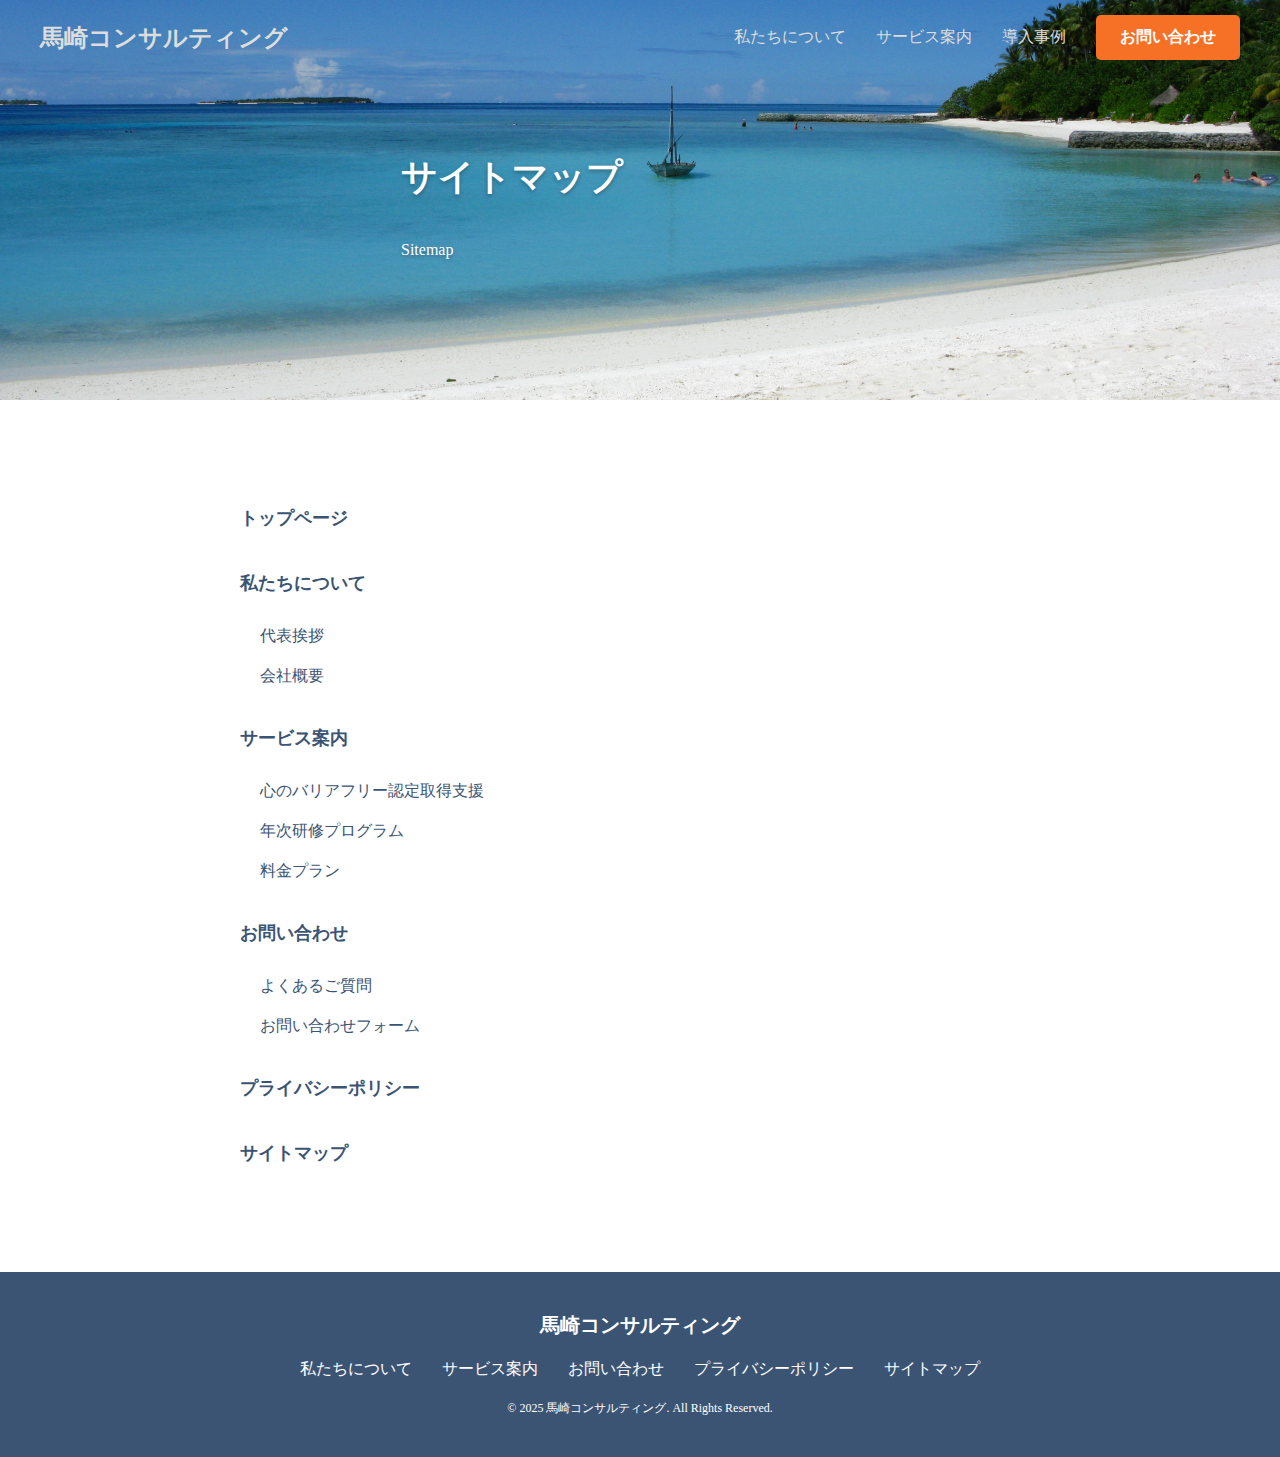
<file: sitemap_page.html>
<!DOCTYPE html>
<html lang="ja">
<head>
    <meta charset="UTF-8">
    <meta name="viewport" content="width=device-width, initial-scale=1.0">
    <title>サイトマップ | 馬崎コンサルティング</title>
    <link rel="stylesheet" href="css/style.css">
</head>
<body>

    <header>
        <div class="logo">
            <h1><a href="index.html">馬崎コンサルティング</a></h1>
        </div>
        <nav>
            <ul>
                <li><a href="about.html">私たちについて</a></li>
                <li><a href="services.html">サービス案内</a></li>
                <li><a href="#">導入事例</a></li>
            </ul>
            <a href="contact.html" class="btn-contact">お問い合わせ</a>
        </nav>
    </header>

    <main>
        <section class="hero" style="background-image: url('imgs/image4.jpg'); height: 400px;">
            <div class="hero-text">
                <h2 style="font-size: 36px;">サイトマップ</h2>
                <p>Sitemap</p>
            </div>
        </section>

        <section id="sitemap-content" class="section-container">
            <div style="max-width: 800px; margin: 0 auto; line-height: 2.5;">
                <ul style="list-style: none; padding-left: 0;">
                    <li><a href="index.html" style="font-weight: bold; font-size: 18px;">トップページ</a></li>
                    <li style="margin-top: 20px;">
                        <a href="about.html" style="font-weight: bold; font-size: 18px;">私たちについて</a>
                        <ul style="list-style: none; padding-left: 20px; margin-top: 10px;">
                            <li><a href="about.html#message">代表挨拶</a></li>
                            <li><a href="about.html#company-profile">会社概要</a></li>
                        </ul>
                    </li>
                    <li style="margin-top: 20px;">
                        <a href="services.html" style="font-weight: bold; font-size: 18px;">サービス案内</a>
                        <ul style="list-style: none; padding-left: 20px; margin-top: 10px;">
                            <li><a href="services.html#service-details">心のバリアフリー認定取得支援</a></li>
                            <li><a href="services.html#service-details">年次研修プログラム</a></li>
                            <li><a href="services.html#pricing">料金プラン</a></li>
                        </ul>
                    </li>
                    <li style="margin-top: 20px;">
                        <a href="contact.html" style="font-weight: bold; font-size: 18px;">お問い合わせ</a>
                        <ul style="list-style: none; padding-left: 20px; margin-top: 10px;">
                            <li><a href="contact.html#faq">よくあるご質問</a></li>
                            <li><a href="contact.html#contact-form">お問い合わせフォーム</a></li>
                        </ul>
                    </li>
                    <li style="margin-top: 20px;"><a href="privacy.html" style="font-weight: bold; font-size: 18px;">プライバシーポリシー</a></li>
                    <li style="margin-top: 20px;"><a href="sitemap_page.html" style="font-weight: bold; font-size: 18px;">サイトマップ</a></li>
                </ul>
            </div>
        </section>

    </main>

    <footer>
        <div class="logo">
            <h1><a href="index.html">馬崎コンサルティング</a></h1>
        </div>
        <nav>
            <ul>
                <li><a href="about.html">私たちについて</a></li>
                <li><a href="services.html">サービス案内</a></li>
                <li><a href="contact.html">お問い合わせ</a></li>
                <li><a href="privacy.html">プライバシーポリシー</a></li>
                <li><a href="sitemap_page.html">サイトマップ</a></li>
            </ul>
        </nav>
        <p class="copyright">&copy; 2025 馬崎コンサルティング. All Rights Reserved.</p>
    </footer>

</body>
</html>
</file>
<file: css/style.css>
/* 基本設定 */
body {
    font-family: 'Yu Mincho', '游明朝', 'Hiragino Mincho ProN', 'MS PMincho', serif;
    margin: 0;
    color: #3B5474;
    background-color: #fff;
}

a {
    text-decoration: none;
    color: inherit;
}

.section-container {
    padding: 80px 5%;
    max-width: 1100px;
    margin: 0 auto;
}

.section-title {
    text-align: center;
    font-size: 32px;
    font-weight: bold;
    margin: 0;
}

.section-subtitle {
    text-align: center;
    color: #F67126;
    margin: 10px 0 60px 0;
    font-weight: bold;
}

/* ヘッダー */
header {
    display: flex;
    justify-content: space-between;
    align-items: center;
    padding: 15px 40px;
    position: absolute;
    width: calc(100% - 80px);
    top: 0;
    left: 0;
    z-index: 100; /* ハンバーガーメニューより手前に */
}

.header-container {
    display: flex;
    justify-content: space-between;
    align-items: center;
    width: 100%;
}

header .logo h1 {
    font-size: 24px;
    font-weight: bold;
    color: #ddd;
    margin: 0;
}

header nav {
    display: flex;
    align-items: center;
}

header nav ul {
    display: flex;
    list-style: none;
    margin: 0;
    padding: 0;
}

header nav ul li {
    margin-left: 30px;
}

header nav ul li a {
    color: #ddd;
    font-weight: 500;
}

header .btn-contact {
    background-color: #F67126;
    color: white;
    padding: 12px 24px;
    border-radius: 5px;
    font-weight: bold;
    margin-left: 30px;
}

/* ハンバーガーメニューボタン */
.hamburger-btn {
    display: none; /* デスクトップでは非表示 */
    background: none;
    border: none;
    cursor: pointer;
    padding: 10px;
    z-index: 150;
    position: relative;
}

.hamburger-btn span {
    display: block;
    width: 25px;
    height: 3px;
    background-color: #ddd;
    margin: 5px 0;
    transition: all 0.3s;
}

.hamburger-btn.is-open span:nth-child(1) {
    transform: translateY(8px) rotate(45deg);
}
.hamburger-btn.is-open span:nth-child(2) {
    opacity: 0;
}
.hamburger-btn.is-open span:nth-child(3) {
    transform: translateY(-8px) rotate(-45deg);
}
.hamburger-btn.is-open span {
    background-color: #3B5474;
}


/* メインビジュアル (Hero) */
.hero {
    background-image: url('./img/hero-background.png');
    height: 700px;
    background-size: cover;
    background-position: center;
    display: flex;
    justify-content: center;
    align-items: center;
    text-align: left;
    position: relative;
}

.hero-text {
    color: white;
    margin-left: -20%; /* テキストを少し左に寄せる */
}

.hero-text h2 {
    font-size: 42px;
    font-weight: bold;
    line-height: 1.6;
    text-shadow: 0 2px 4px rgba(0,0,0,0.3);
}

.hero-text p {
    font-size: 16px;
    line-height: 1.8;
    text-shadow: 0 2px 4px rgba(0,0,0,0.3);
}

.free-consultation {
    position: absolute;
    right: 40px;
    top: 50%;
    transform: translateY(-50%);
    background-color: rgba(255, 255, 255, 0.9);
    padding: 15px 20px;
    border-radius: 10px;
    text-align: center;
    box-shadow: 0 4px 10px rgba(0,0,0,0.1);
}

.free-consultation p {
    margin: 0;
    font-size: 14px;
    font-weight: bold;
    color: #3B5474;
}

.free-consultation span {
    display: inline-block;
    background-color: #F67126;
    color: white;
    padding: 10px 30px;
    border-radius: 50px;
    margin-top: 10px;
    font-weight: bold;
}

/* Aboutセクション */
.about-content {
    display: flex;
    align-items: center;
    gap: 50px;
}

.about-image img {
    width: 280px;
    height: auto;
    border-radius: 10px;
}

.about-text h3 {
    font-size: 24px;
    font-weight: bold;
    margin: 0;
}

.about-text h3 span {
    font-size: 16px;
    font-weight: normal;
    margin-left: 10px;
}

.about-text .profile-title {
    font-weight: bold;
    margin: 15px 0;
}

.about-text .profile-description {
    line-height: 2;
    font-size: 14px;
}

.social-links {
    margin-top: 20px;
}

.social-links a {
    margin-right: 15px;
}

.social-links img {
    width: 32px;
    height: 32px;
}

/* Worksセクション */
.works-grid {
    display: grid;
    grid-template-columns: repeat(3, 1fr);
    gap: 30px;
}

.work-item {
    text-align: left;
}

.work-item img {
    width: 100%;
    border: 1px solid #eee;
    box-shadow: 0 4px 10px rgba(0,0,0,0.05);
}

.work-item p {
    font-size: 14px;
    margin: 15px 0 5px 0;
}

.work-item h4 {
    font-size: 18px;
    margin: 0;
}

.work-item a {
    display: inline-block;
    margin-top: 10px;
    font-size: 12px;
    color: #F67126;
    border-bottom: 1px solid #F67126;
}

/* Serviceセクション */
.service-grid {
    display: grid;
    grid-template-columns: repeat(2, 1fr);
    gap: 30px;
}

.service-item {
    border: 1px solid #ddd;
    border-radius: 10px;
    padding: 30px;
}

.service-item img {
    height: 60px;
    width: auto;
}

.service-item h3 {
    font-size: 22px;
    margin: 15px 0;
}

.service-item p {
    font-size: 15px;
    line-height: 1.8;
}

.service-item .price {
    font-size: 16px;
    font-weight: bold;
    margin-top: 20px;
}

.service-item .price strong {
    font-size: 28px;
    color: #F67126;
}

/* フッター */
footer {
    background-color: #3B5474;
    color: white;
    padding: 40px 5%;
    text-align: center;
}

footer .logo h1 {
    font-size: 20px;
    margin: 0 0 20px 0;
    color: white;
}

footer nav ul {
    display: flex;
    justify-content: center;
    list-style: none;
    padding: 0;
    margin: 0 0 20px 0;
}

footer nav ul li {
    margin: 0 15px;
}

footer nav ul li a {
    color: white;
}

footer .copyright {
    font-size: 12px;
    margin: 0;
}

/* レスポンシブ対応 */

/* タブレット向け */
@media (max-width: 1024px) {
    .section-container {
        padding: 60px 5%;
    }

    header {
        padding: 15px 20px;
        width: calc(100% - 40px);
    }

    header nav ul li {
        margin-left: 20px;
    }

    header .btn-contact {
        margin-left: 20px;
        padding: 10px 20px;
    }

    .hero-text {
        margin-left: 0;
        text-align: center;
    }

    .hero-text h2 {
        font-size: 36px;
    }

    .free-consultation {
        position: static;
        transform: none;
        margin-top: 30px;
        padding: 20px;
        background-color: rgba(255, 255, 255, 0.95);
        color: #3B5474;
        width: 80%;
        max-width: 300px;
    }

    .about-content {
        flex-direction: column;
        text-align: center;
    }

    .about-image img {
        width: 220px;
    }

    .social-links {
        justify-content: center;
    }

    .works-grid {
        grid-template-columns: repeat(2, 1fr);
    }
}

/* モバイル向け */
@media (max-width: 767px) {
    .section-container {
        padding: 50px 5%;
    }

    .section-title {
        font-size: 28px;
    }

    .section-subtitle {
        margin-bottom: 40px;
    }

    header {
        position: fixed; /* スクロールしても追従 */
        background-color: #fff;
        box-shadow: 0 2px 4px rgba(0,0,0,0.05);
        width: 100%;
        padding: 10px 5%;
        box-sizing: border-box;
    }
    
    header .logo h1 {
        color: #3B5474;
        font-size: 18px;
    }
    
    header .logo h1 a {
        color: #3B5474;
    }

    .hamburger-btn {
        display: block; /* モバイルで表示 */
    }
    
    .hamburger-btn span {
        background-color: #3B5474; /* 通常時の色 */
    }

    .header-nav-container {
        display: none; /* デフォルトは非表示 */
        position: fixed;
        top: 0;
        left: 0;
        width: 100%;
        height: 100%;
        background-color: rgba(255, 255, 255, 0.98);
        z-index: 120;
        flex-direction: column;
        justify-content: center;
        align-items: center;
    }

    .header-nav-container.is-open {
        display: flex; /* is-openクラスで表示 */
    }

    header nav {
        flex-direction: column;
    }

    header nav ul {
        flex-direction: column;
        text-align: center;
    }

    header nav ul li {
        margin: 20px 0;
    }

    header nav ul li a {
        color: #3B5474;
        font-size: 18px;
        font-weight: bold;
    }

    header .btn-contact {
        margin-top: 20px;
        margin-left: 0;
        color: white;
    }

    main {
        padding-top: 60px; /* 固定ヘッダー分の余白 */
    }

    .hero {
        height: auto;
        padding: 80px 5%;
        flex-direction: column;
    }

    .hero-text h2 {
        font-size: 26px;
    }

    .hero-text p {
        font-size: 14px;
    }

    .about-content {
        gap: 30px;
    }

    .about-text .profile-description {
        font-size: 14px;
        line-height: 1.8;
        text-align: left;
    }

    .works-grid {
        grid-template-columns: 1fr;
        gap: 40px;
    }

    .service-grid {
        grid-template-columns: 1fr;
    }

    .service-item {
        padding: 25px;
    }

    footer nav ul {
        flex-direction: column;
    }

    footer nav ul li {
        margin: 8px 0;
    }

    /* price.htmlのテーブルレスポンシブ対応 */
    .price-table, .schedule-table {
        border: 0;
    }

    .price-table thead, .schedule-table thead {
        display: none;
    }

    .price-table tr, .schedule-table tr {
        display: block;
        margin-bottom: 20px;
        border: 1px solid #ddd;
        border-radius: 5px;
        padding: 15px;
    }

    .price-table td, .schedule-table td {
        display: flex;
        justify-content: space-between;
        align-items: center;
        border-bottom: 1px dotted #ddd;
        padding: 10px;
        position: relative;
        text-align: right;
    }

    .price-table td:last-child, .schedule-table td:last-child {
        border-bottom: 0;
    }

    .price-table td::before, .schedule-table td::before {
        content: attr(data-label);
        font-weight: bold;
        text-align: left;
        padding-right: 1em; /* Add some space between label and value */
    }
    
    .price-table td.price {
        text-align: right; /* 金額は右寄せのまま */
        font-size: 20px;
    }

    .price-table td:first-child, .schedule-table td:first-child {
        padding: 15px 10px;
        text-align: left;
        font-weight: bold;
        background-color: #f9f9f9;
        border-bottom: 1px solid #ddd;
    }
    .price-table td:first-child::before, .schedule-table td:first-child::before {
        display: none;
    }
}
</file>
